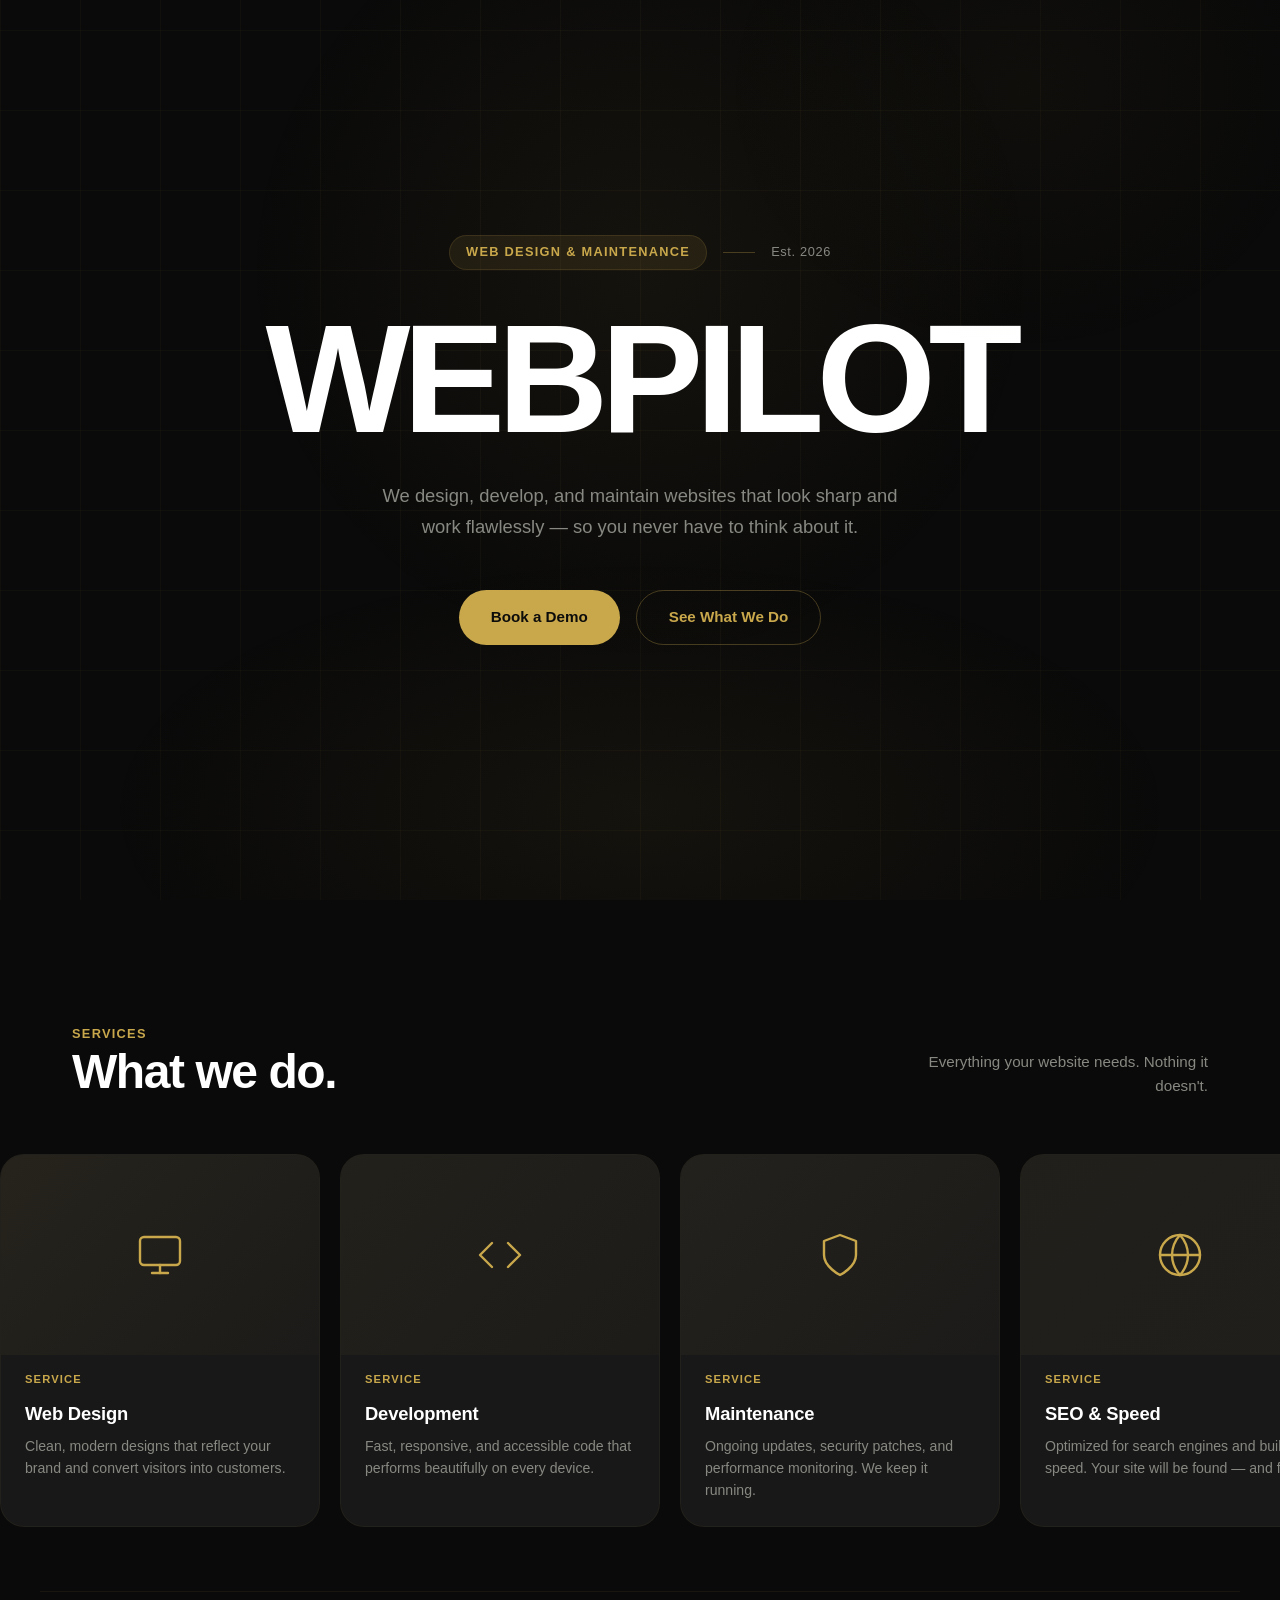
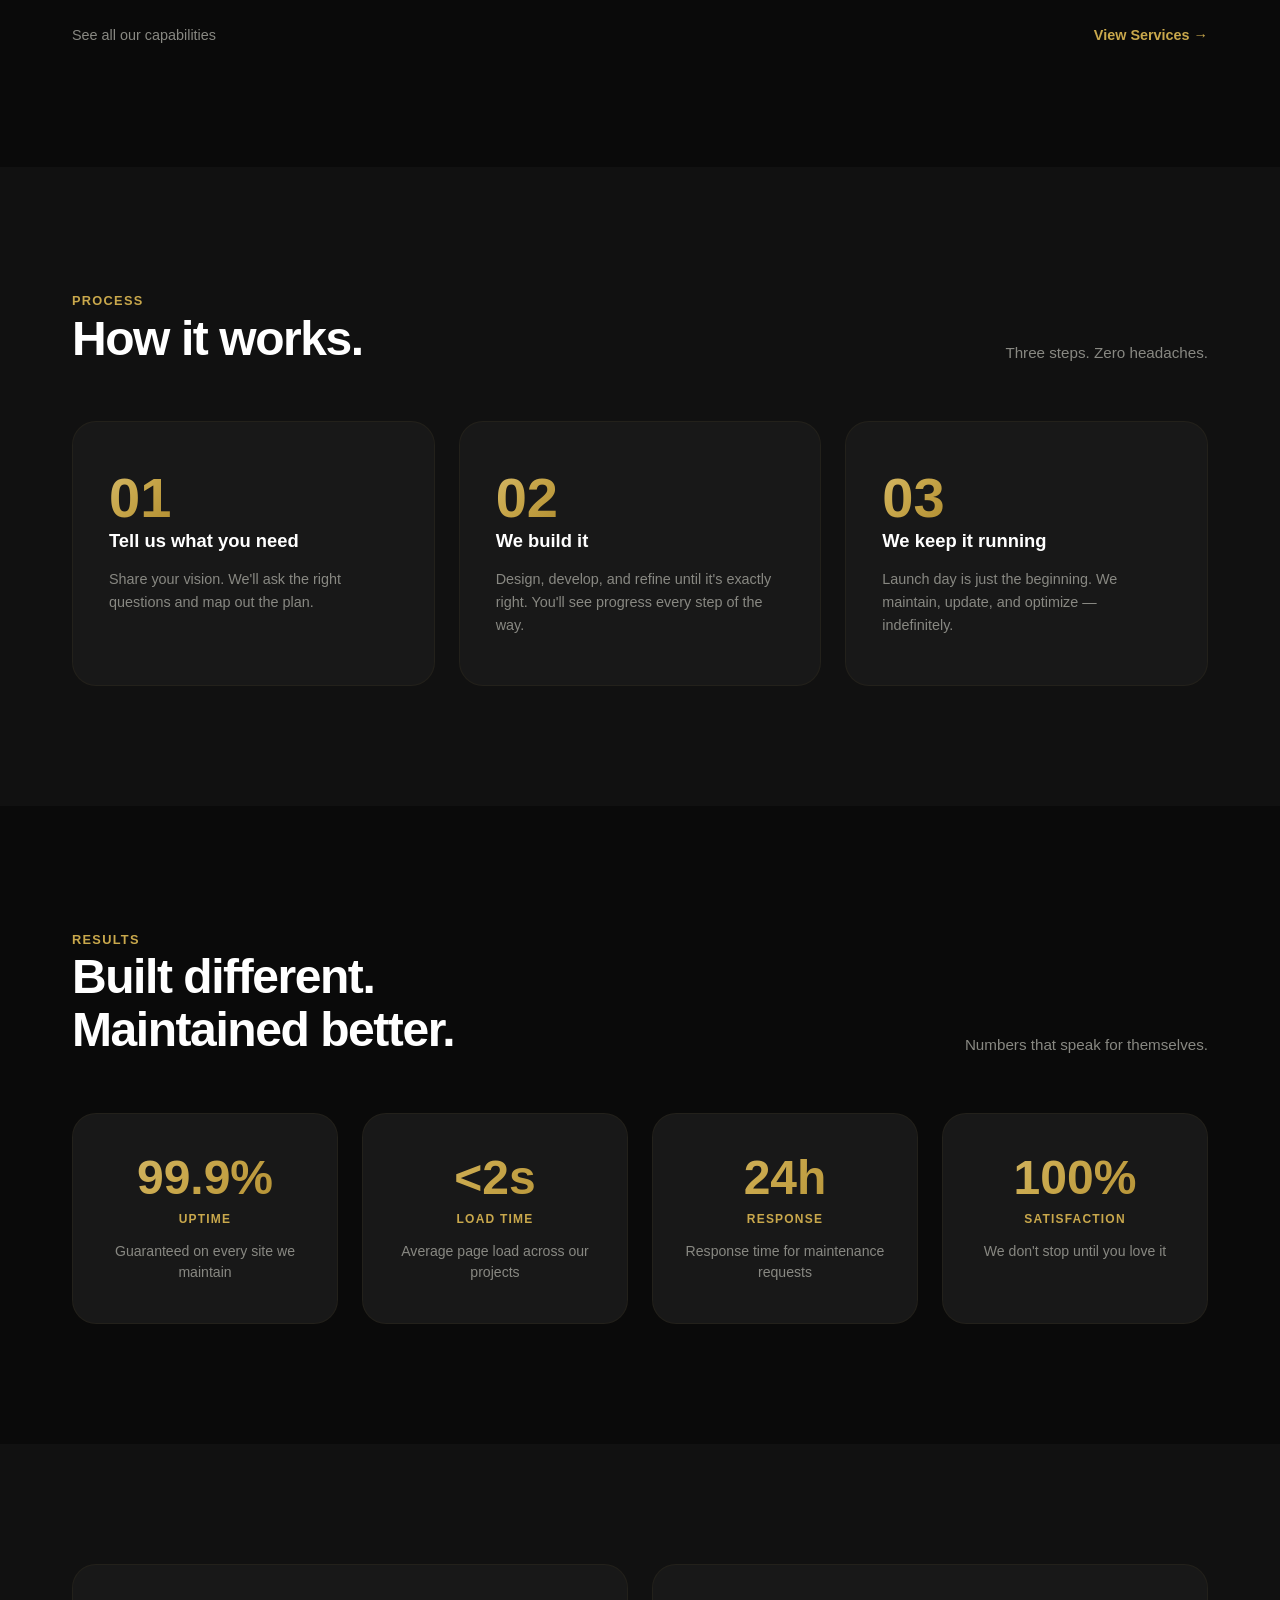
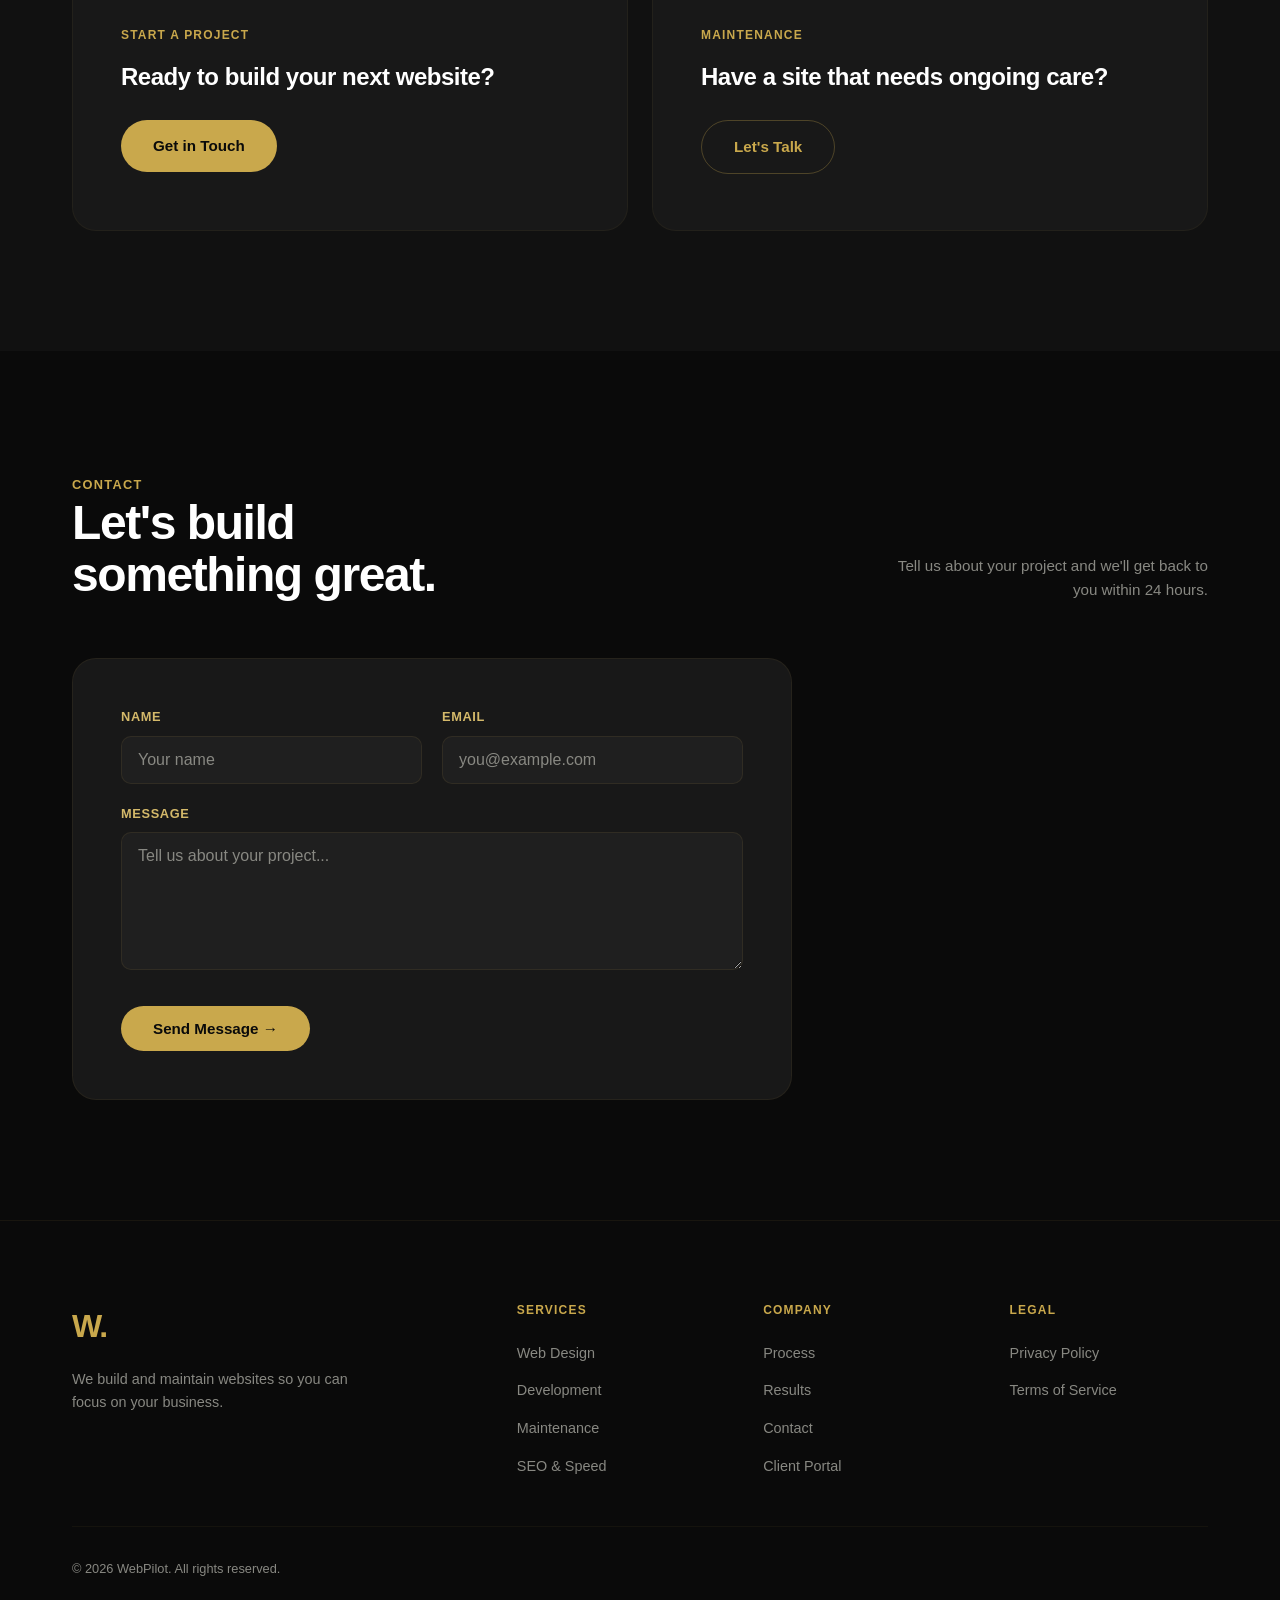
<file: index.html>
<!DOCTYPE html>
<html lang="en">
<head>
  <meta charset="UTF-8">
  <meta name="viewport" content="width=device-width, initial-scale=1.0">
  <title>WebPilot — We Build & Maintain Your Web Presence</title>
  <meta name="description" content="WebPilot builds and maintains stunning websites so you can focus on your business.">
  <link rel="preconnect" href="https://fonts.googleapis.com">
  <link rel="preconnect" href="https://fonts.gstatic.com" crossorigin>
  <link href="https://fonts.googleapis.com/css2?family=Inter:wght@300;400;500;600;700;800;900&display=swap" rel="stylesheet" crossorigin="anonymous">
  <link rel="stylesheet" href="style.css?v=4">

  <!-- SECURITY: Content Security Policy fallback for static hosting (server headers take priority) -->
  <meta http-equiv="Content-Security-Policy" content="default-src 'self'; script-src 'self'; style-src 'self' 'unsafe-inline' https://fonts.googleapis.com; font-src 'self' https://fonts.gstatic.com; img-src 'self' data:; form-action https://formspree.io; frame-ancestors 'none'; base-uri 'self'; connect-src 'self' https://formspree.io; object-src 'none';">
  <!-- SECURITY: Prevent clickjacking -->
  <meta http-equiv="X-Frame-Options" content="DENY">
  <!-- SECURITY: Prevent MIME sniffing -->
  <meta http-equiv="X-Content-Type-Options" content="nosniff">
  <!-- SECURITY: Referrer policy -->
  <meta name="referrer" content="strict-origin-when-cross-origin">
</head>
<body>

  <!-- ══ Animated Grid Background ══ -->
  <div class="grid-bg" aria-hidden="true">
    <div class="grid-bg-lines"></div>
    <div class="grid-bg-glow"></div>
  </div>



  <!-- ══ Hero (Awwwards-style: massive centered text + metadata) ══ -->
  <section class="hero" id="hero">
    <div class="hero-meta reveal">
      <span class="hero-tag">Web Design & Maintenance</span>
      <span class="hero-divider"></span>
      <span class="hero-date">Est. 2026</span>
    </div>
    <h1 class="hero-title reveal">
      WEBPILOT
    </h1>
    <p class="hero-subtitle reveal delay-1">We design, develop, and maintain websites that look sharp and work flawlessly — so you never have to think about it.</p>
    <div class="hero-actions reveal delay-2">
      <a href="#contact" class="btn btn-primary">Book a Demo</a>
      <a href="#services" class="btn btn-ghost">See What We Do</a>
    </div>
    <div class="hero-gradient"></div>
  </section>

  <!-- ══ Services (Horizontal scroll cards like Awwwards nominees) ══ -->
  <section class="section" id="services">
    <div class="container">
      <div class="section-header reveal">
        <div>
          <span class="section-label">Services</span>
          <h2 class="section-title">What we do.</h2>
        </div>
        <p class="section-sub">Everything your website needs. Nothing it doesn't.</p>
      </div>
    </div>
    <div class="scroll-row reveal">
      <div class="card">
        <div class="card-visual card-visual--design">
          <svg width="48" height="48" viewBox="0 0 24 24" fill="none" stroke="currentColor" stroke-width="1.2" stroke-linecap="round" stroke-linejoin="round"><rect x="2" y="3" width="20" height="14" rx="2"/><line x1="8" y1="21" x2="16" y2="21"/><line x1="12" y1="17" x2="12" y2="21"/></svg>
        </div>
        <span class="card-tag">SERVICE</span>
        <h3 class="card-title">Web Design</h3>
        <p class="card-desc">Clean, modern designs that reflect your brand and convert visitors into customers.</p>
      </div>
      <div class="card">
        <div class="card-visual card-visual--dev">
          <svg width="48" height="48" viewBox="0 0 24 24" fill="none" stroke="currentColor" stroke-width="1.2" stroke-linecap="round" stroke-linejoin="round"><polyline points="16 18 22 12 16 6"/><polyline points="8 6 2 12 8 18"/></svg>
        </div>
        <span class="card-tag">SERVICE</span>
        <h3 class="card-title">Development</h3>
        <p class="card-desc">Fast, responsive, and accessible code that performs beautifully on every device.</p>
      </div>
      <div class="card">
        <div class="card-visual card-visual--maintain">
          <svg width="48" height="48" viewBox="0 0 24 24" fill="none" stroke="currentColor" stroke-width="1.2" stroke-linecap="round" stroke-linejoin="round"><path d="M12 22s8-4 8-10V5l-8-3-8 3v7c0 6 8 10 8 10z"/></svg>
        </div>
        <span class="card-tag">SERVICE</span>
        <h3 class="card-title">Maintenance</h3>
        <p class="card-desc">Ongoing updates, security patches, and performance monitoring. We keep it running.</p>
      </div>
      <div class="card">
        <div class="card-visual card-visual--seo">
          <svg width="48" height="48" viewBox="0 0 24 24" fill="none" stroke="currentColor" stroke-width="1.2" stroke-linecap="round" stroke-linejoin="round"><circle cx="12" cy="12" r="10"/><line x1="2" y1="12" x2="22" y2="12"/><path d="M12 2a15.3 15.3 0 0 1 4 10 15.3 15.3 0 0 1-4 10 15.3 15.3 0 0 1-4-10 15.3 15.3 0 0 1 4-10z"/></svg>
        </div>
        <span class="card-tag">SERVICE</span>
        <h3 class="card-title">SEO & Speed</h3>
        <p class="card-desc">Optimized for search engines and built for speed. Your site will be found — and fast.</p>
      </div>
    </div>
    <div class="container section-cta-row reveal">
      <span class="section-cta-text">See all our capabilities</span>
      <a href="#contact" class="section-cta-link">View Services &rarr;</a>
    </div>
  </section>

  <!-- ══ How It Works (Awwwards winners-style grid) ══ -->
  <section class="section section--dark" id="work">
    <div class="container">
      <div class="section-header reveal">
        <div>
          <span class="section-label">Process</span>
          <h2 class="section-title">How it works.</h2>
        </div>
        <p class="section-sub">Three steps. Zero headaches.</p>
      </div>
      <div class="process-grid">
        <div class="process-card reveal">
          <span class="process-num">01</span>
          <h3 class="process-title">Tell us what you need</h3>
          <p class="process-desc">Share your vision. We'll ask the right questions and map out the plan.</p>
        </div>
        <div class="process-card reveal">
          <span class="process-num">02</span>
          <h3 class="process-title">We build it</h3>
          <p class="process-desc">Design, develop, and refine until it's exactly right. You'll see progress every step of the way.</p>
        </div>
        <div class="process-card reveal">
          <span class="process-num">03</span>
          <h3 class="process-title">We keep it running</h3>
          <p class="process-desc">Launch day is just the beginning. We maintain, update, and optimize — indefinitely.</p>
        </div>
      </div>
    </div>
  </section>

  <!-- ══ Results / Why Us (Awwwards stats style) ══ -->
  <section class="section" id="why">
    <div class="container">
      <div class="section-header reveal">
        <div>
          <span class="section-label">Results</span>
          <h2 class="section-title">Built different.<br>Maintained better.</h2>
        </div>
        <p class="section-sub">Numbers that speak for themselves.</p>
      </div>
      <div class="stats-grid">
        <div class="stat-card reveal">
          <div class="stat-number">99.9%</div>
          <div class="stat-label">Uptime</div>
          <p class="stat-desc">Guaranteed on every site we maintain</p>
        </div>
        <div class="stat-card reveal">
          <div class="stat-number">&lt;2s</div>
          <div class="stat-label">Load Time</div>
          <p class="stat-desc">Average page load across our projects</p>
        </div>
        <div class="stat-card reveal">
          <div class="stat-number">24h</div>
          <div class="stat-label">Response</div>
          <p class="stat-desc">Response time for maintenance requests</p>
        </div>
        <div class="stat-card reveal">
          <div class="stat-number">100%</div>
          <div class="stat-label">Satisfaction</div>
          <p class="stat-desc">We don't stop until you love it</p>
        </div>
      </div>
    </div>
  </section>

  <!-- ══ CTA Cards (Awwwards dual-card style) ══ -->
  <section class="section section--dark">
    <div class="container">
      <div class="cta-duo">
        <div class="cta-card reveal">
          <span class="cta-card-label">Start a project</span>
          <h3 class="cta-card-title">Ready to build your next website?</h3>
          <a href="#contact" class="btn btn-primary">Get in Touch</a>
        </div>
        <div class="cta-card reveal">
          <span class="cta-card-label">Maintenance</span>
          <h3 class="cta-card-title">Have a site that needs ongoing care?</h3>
          <a href="#contact" class="btn btn-ghost">Let's Talk</a>
        </div>
      </div>
    </div>
  </section>

  <!-- ══ Contact ══ -->
  <section class="section" id="contact">
    <div class="container">
      <div class="section-header reveal">
        <div>
          <span class="section-label">Contact</span>
          <h2 class="section-title">Let's build<br>something great.</h2>
        </div>
        <p class="section-sub">Tell us about your project and we'll get back to you within 24 hours.</p>
      </div>
      <form class="contact-form reveal" id="contactForm" action="https://formspree.io/f/mpqoyalg" method="POST" novalidate>
        <!-- SECURITY: Honeypot field -->
        <div class="form-group" style="position:absolute;left:-9999px;top:-9999px;" aria-hidden="true">
          <label for="_gotcha">Leave blank</label>
          <input type="text" id="_gotcha" name="_gotcha" tabindex="-1" autocomplete="off">
        </div>
        <div class="form-row">
          <div class="form-group">
            <label for="name">Name</label>
            <input type="text" id="name" name="name" required placeholder="Your name" autocomplete="name" maxlength="100">
          </div>
          <div class="form-group">
            <label for="email">Email</label>
            <input type="email" id="email" name="email" required placeholder="you@example.com" autocomplete="email" maxlength="254">
          </div>
        </div>
        <div class="form-group">
          <label for="message">Message</label>
          <textarea id="message" name="message" rows="6" required placeholder="Tell us about your project..." maxlength="5000"></textarea>
        </div>
        <div id="formFeedback" class="form-feedback" role="alert" aria-live="polite"></div>
        <button type="submit" id="submitBtn" class="btn btn-primary btn-submit">Send Message &rarr;</button>
      </form>
    </div>
  </section>

  <!-- ══ Footer (Awwwards multi-column style) ══ -->
  <footer class="footer">
    <div class="container">
      <div class="footer-grid">
        <div class="footer-brand">
          <a href="#" class="logo footer-logo">W.</a>
          <p class="footer-tagline">We build and maintain websites so you can focus on your business.</p>
        </div>
        <div class="footer-col">
          <h4>Services</h4>
          <ul>
            <li><a href="#services">Web Design</a></li>
            <li><a href="#services">Development</a></li>
            <li><a href="#services">Maintenance</a></li>
            <li><a href="#services">SEO & Speed</a></li>
          </ul>
        </div>
        <div class="footer-col">
          <h4>Company</h4>
          <ul>
            <li><a href="#work">Process</a></li>
            <li><a href="#why">Results</a></li>
            <li><a href="#contact">Contact</a></li>
            <li><a href="status.html">Client Portal</a></li>
          </ul>
        </div>
        <div class="footer-col">
          <h4>Legal</h4>
          <ul>
            <li><a href="#">Privacy Policy</a></li>
            <li><a href="#">Terms of Service</a></li>
          </ul>
        </div>
      </div>
      <div class="footer-bottom">
        <p>&copy; 2026 WebPilot. All rights reserved.</p>
      </div>
    </div>
  </footer>

  <!-- ══ Sticky Bottom Bar (Awwwards-style floating nav) ══ -->
  <div class="bottom-bar" id="bottomBar">
    <a href="#" class="bottom-bar-logo">W.</a>
    <a href="#services" class="bottom-pill">Services</a>
    <a href="#work" class="bottom-pill">Process</a>
    <a href="#why" class="bottom-pill">Results</a>
    <a href="#contact" class="bottom-pill bottom-pill--active">Contact</a>
    <a href="status.html" class="bottom-pill">Client Portal</a>
  </div>

  <script src="script.js?v=4"></script>
</body>
</html>
</file>
<file: style.css>
/* ══════════════════════════════════════════
   WebPilot — Awwwards-Inspired Layout
   Gold & Black Theme
   ══════════════════════════════════════════ */

*, *::before, *::after { margin: 0; padding: 0; box-sizing: border-box; }

:root {
  --white: #ffffff;
  --off-white: #f5f5f0;
  --black: #0a0a0a;
  --black-light: #111111;
  --black-card: #181818;
  --gray-300: #d1d1cc;
  --gray-400: #888882;
  --gray-600: #a0a09a;
  --gold: #c9a84c;
  --gold-light: #d4b96a;
  --gold-dark: #b08d30;
  --gradient: linear-gradient(135deg, #d4b96a 0%, #c9a84c 40%, #b08d30 100%);
  --radius: 16px;
  --radius-sm: 10px;
  --radius-lg: 24px;
}

html { scroll-behavior: smooth; -webkit-font-smoothing: antialiased; }

body {
  font-family: 'Inter', -apple-system, BlinkMacSystemFont, sans-serif;
  color: var(--white);
  background: var(--black);
  line-height: 1.6;
  overflow-x: hidden;
}

a { color: inherit; text-decoration: none; }
ul { list-style: none; }

/* ══ Animated Grid Background ══ */
.grid-bg {
  position: fixed;
  inset: 0;
  z-index: 0;
  pointer-events: none;
  overflow: hidden;
}

.grid-bg-lines {
  position: absolute;
  inset: -50%;
  width: 200%;
  height: 200%;
  background-image:
    linear-gradient(rgba(201, 168, 76, 0.04) 1px, transparent 1px),
    linear-gradient(90deg, rgba(201, 168, 76, 0.04) 1px, transparent 1px);
  background-size: 80px 80px;
  animation: gridMove 25s linear infinite;
}

.grid-bg-glow {
  position: absolute;
  top: 30%;
  left: 50%;
  width: 800px;
  height: 800px;
  transform: translate(-50%, -50%);
  background: radial-gradient(circle, rgba(201, 168, 76, 0.06) 0%, transparent 70%);
  animation: gridPulse 8s ease-in-out infinite;
}

@keyframes gridMove {
  0% { transform: translate(0, 0); }
  100% { transform: translate(80px, 80px); }
}

@keyframes gridPulse {
  0%, 100% { opacity: 0.4; transform: translate(-50%, -50%) scale(1); }
  50% { opacity: 1; transform: translate(-50%, -50%) scale(1.15); }
}

/* Ensure all content sits above the grid */
.nav, .mobile-menu, .hero, .section, .footer, .bottom-bar {
  position: relative;
  z-index: 1;
}

.container {
  max-width: 1200px;
  margin: 0 auto;
  padding: 0 32px;
}

/* ══ Top Nav ══ */
.nav {
  position: fixed; top: 0; left: 0; right: 0; z-index: 1000;
  background: rgba(10, 10, 10, 0.82);
  backdrop-filter: saturate(180%) blur(20px);
  -webkit-backdrop-filter: saturate(180%) blur(20px);
  border-bottom: 1px solid rgba(201, 168, 76, 0.06);
  transition: background 0.3s;
}

.nav-inner {
  max-width: 1200px; margin: 0 auto; padding: 0 32px;
  display: flex; align-items: center; justify-content: space-between; height: 60px;
}

.logo {
  font-size: 1.6rem; font-weight: 900; letter-spacing: -0.04em;
  color: var(--gold);
}

.nav-links {
  display: flex; gap: 32px; align-items: center;
  position: absolute; left: 50%; transform: translateX(-50%);
}

.nav-links a {
  font-size: 0.85rem; font-weight: 500; color: var(--gray-400);
  transition: color 0.2s; letter-spacing: 0.01em;
}

.nav-links a:hover { color: var(--white); }

.nav-right { display: flex; align-items: center; gap: 16px; }

.nav-cta {
  background: var(--gold); color: var(--black) !important;
  padding: 8px 22px; border-radius: 980px; font-size: 0.85rem;
  font-weight: 600; transition: opacity 0.2s;
}

.nav-cta:hover { opacity: 0.88; }

.menu-toggle {
  display: none; flex-direction: column; gap: 5px;
  background: none; border: none; cursor: pointer; padding: 4px;
}

.menu-toggle span {
  display: block; width: 22px; height: 1.5px;
  background: var(--gold); border-radius: 2px;
  transition: transform 0.3s, opacity 0.3s;
}

.menu-toggle.active span:nth-child(1) { transform: translateY(6.5px) rotate(45deg); }
.menu-toggle.active span:nth-child(2) { opacity: 0; }
.menu-toggle.active span:nth-child(3) { transform: translateY(-6.5px) rotate(-45deg); }

.mobile-menu {
  display: none; position: fixed; top: 60px; left: 0; right: 0;
  background: rgba(10, 10, 10, 0.97); backdrop-filter: blur(20px);
  -webkit-backdrop-filter: blur(20px); z-index: 999; padding: 32px;
  transform: translateY(-10px); opacity: 0; pointer-events: none;
  transition: transform 0.3s, opacity 0.3s;
}

.mobile-menu.open { transform: translateY(0); opacity: 1; pointer-events: auto; }
.mobile-menu li + li { margin-top: 24px; }
.mobile-menu a { font-size: 1.5rem; font-weight: 700; color: var(--white); }

/* ══ Hero ══ */
.hero {
  position: relative;
  min-height: 100vh;
  display: flex;
  flex-direction: column;
  align-items: center;
  justify-content: center;
  text-align: center;
  padding: 80px 32px 100px;
  overflow: hidden;
}

.hero-meta {
  display: flex; align-items: center; justify-content: center; gap: 16px;
  margin-bottom: 40px;
}

.hero-tag {
  font-size: 0.8rem; font-weight: 600; text-transform: uppercase;
  letter-spacing: 0.1em; color: var(--gold);
  background: rgba(201, 168, 76, 0.1); padding: 6px 16px;
  border-radius: 980px; border: 1px solid rgba(201, 168, 76, 0.15);
}

.hero-divider {
  width: 32px; height: 1px; background: rgba(201, 168, 76, 0.3);
}

.hero-date {
  font-size: 0.8rem; font-weight: 500; color: var(--gray-400);
  letter-spacing: 0.05em;
}

.hero-title {
  display: block;
  font-size: clamp(4rem, 12vw, 11rem);
  font-weight: 900; letter-spacing: -0.05em;
  line-height: 0.9; margin-bottom: 32px;
  color: var(--white);
  text-transform: uppercase;
}

.hero-subtitle {
  display: block;
  font-size: clamp(1rem, 1.8vw, 1.15rem);
  color: var(--gray-400); max-width: 520px;
  margin: 0 auto 48px; line-height: 1.7; font-weight: 400;
}

.hero-actions { display: flex; gap: 16px; justify-content: center; flex-wrap: wrap; }

.hero-gradient {
  position: absolute; inset: 0; pointer-events: none;
  background:
    radial-gradient(ellipse 60% 40% at 50% 90%, rgba(201, 168, 76, 0.06) 0%, transparent 70%),
    radial-gradient(ellipse 40% 50% at 80% 10%, rgba(201, 168, 76, 0.03) 0%, transparent 60%);
}

/* ══ Buttons ══ */
.btn {
  display: inline-flex; align-items: center; justify-content: center;
  padding: 14px 32px; border-radius: 980px; font-size: 0.95rem;
  font-weight: 600; cursor: pointer; border: none;
  transition: transform 0.2s, opacity 0.2s, box-shadow 0.2s;
}

.btn {
  transition: transform 0.25s cubic-bezier(.25,.46,.45,.94), opacity 0.2s, box-shadow 0.2s;
}

.btn:active { transform: scale(0.95); }

.btn-primary { background: var(--gold); color: var(--black); }
.btn-primary:hover { box-shadow: 0 8px 30px rgba(201, 168, 76, 0.25); }

.btn-ghost {
  background: transparent; color: var(--gold);
  border: 1.5px solid rgba(201, 168, 76, 0.3);
}

.btn-ghost:hover { border-color: var(--gold); }

/* ══ Section Layout ══ */
.section { padding: 120px 0; }
.section--dark { background: var(--black-light); }

.section-header {
  display: flex; justify-content: space-between; align-items: flex-end;
  margin-bottom: 56px; gap: 40px;
}

.section-label {
  font-size: 0.8rem; font-weight: 600; text-transform: uppercase;
  letter-spacing: 0.1em; color: var(--gold); margin-bottom: 8px;
}

.section-title {
  font-size: clamp(2rem, 4vw, 3rem); font-weight: 800;
  letter-spacing: -0.03em; line-height: 1.1; color: var(--white);
}

.section-sub {
  font-size: 0.95rem; color: var(--gray-400); max-width: 320px;
  text-align: right; line-height: 1.6;
}

/* ══ Horizontal Scroll Card Row (Awwwards nominees style) ══ */
.scroll-row {
  display: flex; gap: 20px; overflow-x: auto;
  padding: 0 32px 24px; scroll-snap-type: x mandatory;
  -ms-overflow-style: none; scrollbar-width: none;
}

.scroll-row::-webkit-scrollbar { display: none; }

.card {
  flex: 0 0 320px; background: var(--black-card);
  border: 1px solid rgba(201, 168, 76, 0.06);
  border-radius: var(--radius-lg); padding: 0;
  scroll-snap-align: start;
  transition: transform 0.35s cubic-bezier(.25,.46,.45,.94), border-color 0.35s;
  overflow: hidden;
}

.card:hover {
  transform: translateY(-6px);
  border-color: rgba(201, 168, 76, 0.2);
}

.card-visual {
  height: 200px; display: flex; align-items: center; justify-content: center;
  color: var(--gold);
}

.card-visual--design { background: linear-gradient(135deg, rgba(201,168,76,0.08), rgba(201,168,76,0.02)); }
.card-visual--dev { background: linear-gradient(135deg, rgba(201,168,76,0.06), rgba(176,141,48,0.03)); }
.card-visual--maintain { background: linear-gradient(135deg, rgba(212,185,106,0.06), rgba(201,168,76,0.02)); }
.card-visual--seo { background: linear-gradient(135deg, rgba(201,168,76,0.05), rgba(212,185,106,0.04)); }

.card-tag {
  display: inline-block; font-size: 0.7rem; font-weight: 600;
  text-transform: uppercase; letter-spacing: 0.1em; color: var(--gold);
  padding: 16px 24px 0;
}

.card-title {
  font-size: 1.15rem; font-weight: 700; color: var(--white);
  padding: 8px 24px 0; letter-spacing: -0.01em;
}

.card-desc {
  font-size: 0.88rem; color: var(--gray-400); line-height: 1.55;
  padding: 8px 24px 24px;
}

/* Section CTA row */
.section-cta-row {
  display: flex; justify-content: space-between; align-items: center;
  margin-top: 40px; padding-top: 32px;
  border-top: 1px solid rgba(201, 168, 76, 0.08);
}

.section-cta-text { font-size: 0.9rem; color: var(--gray-400); }

.section-cta-link {
  font-size: 0.9rem; font-weight: 600; color: var(--gold);
  transition: opacity 0.2s;
}

.section-cta-link:hover { opacity: 0.75; }

/* ══ Process Grid ══ */
.process-grid {
  display: grid; grid-template-columns: repeat(3, 1fr); gap: 24px;
}

.process-card {
  background: var(--black-card); border: 1px solid rgba(201, 168, 76, 0.06);
  border-radius: var(--radius-lg); padding: 48px 36px;
  transition: transform 0.35s, border-color 0.35s;
}

.process-card:hover {
  transform: translateY(-4px);
  border-color: rgba(201, 168, 76, 0.2);
}

.process-num {
  font-size: 3.5rem; font-weight: 900; line-height: 1;
  background: var(--gradient);
  -webkit-background-clip: text; -webkit-text-fill-color: transparent;
  background-clip: text; margin-bottom: 24px;
}

.process-title {
  font-size: 1.15rem; font-weight: 700; color: var(--white);
  margin-bottom: 12px;
}

.process-desc {
  font-size: 0.9rem; color: var(--gray-400); line-height: 1.6;
}

/* ══ Stats Grid ══ */
.stats-grid {
  display: grid; grid-template-columns: repeat(4, 1fr); gap: 24px;
}

.stat-card {
  background: var(--black-card); border: 1px solid rgba(201, 168, 76, 0.06);
  border-radius: var(--radius-lg); padding: 40px 32px; text-align: center;
  transition: transform 0.35s, border-color 0.35s;
}

.stat-card:hover {
  transform: translateY(-4px);
  border-color: rgba(201, 168, 76, 0.2);
}

.stat-number {
  font-size: 3rem; font-weight: 900; line-height: 1;
  background: var(--gradient);
  -webkit-background-clip: text; -webkit-text-fill-color: transparent;
  background-clip: text; margin-bottom: 8px;
}

.stat-label {
  font-size: 0.75rem; font-weight: 600; text-transform: uppercase;
  letter-spacing: 0.1em; color: var(--gold); margin-bottom: 12px;
}

.stat-desc {
  font-size: 0.88rem; color: var(--gray-400); line-height: 1.5;
}

/* ══ CTA Duo Cards ══ */
.cta-duo { display: grid; grid-template-columns: 1fr 1fr; gap: 24px; }

.cta-card {
  background: var(--black-card); border: 1px solid rgba(201, 168, 76, 0.06);
  border-radius: var(--radius-lg); padding: 56px 48px;
  transition: transform 0.35s, border-color 0.35s;
}

.cta-card:hover {
  transform: translateY(-4px);
  border-color: rgba(201, 168, 76, 0.15);
}

.cta-card-label {
  display: inline-block; font-size: 0.75rem; font-weight: 600;
  text-transform: uppercase; letter-spacing: 0.1em; color: var(--gold);
  margin-bottom: 16px;
}

.cta-card-title {
  font-size: 1.5rem; font-weight: 700; color: var(--white);
  margin-bottom: 28px; line-height: 1.25; letter-spacing: -0.02em;
}

/* ══ Contact Form ══ */
.contact-form {
  max-width: 720px; background: var(--black-card);
  border: 1px solid rgba(201, 168, 76, 0.08);
  border-radius: var(--radius-lg); padding: 48px;
}

.form-row { display: grid; grid-template-columns: 1fr 1fr; gap: 20px; }

.form-group { margin-bottom: 20px; }

.form-group label {
  display: block; font-size: 0.8rem; font-weight: 600;
  margin-bottom: 8px; color: var(--gold-light);
  text-transform: uppercase; letter-spacing: 0.05em;
}

.form-group input,
.form-group textarea {
  width: 100%; padding: 14px 16px; font-size: 1rem;
  font-family: inherit; border: 1.5px solid rgba(201, 168, 76, 0.1);
  border-radius: var(--radius-sm); background: rgba(255, 255, 255, 0.03);
  color: var(--white); outline: none;
  transition: border-color 0.2s, box-shadow 0.2s; resize: vertical;
}

.form-group input::placeholder,
.form-group textarea::placeholder { color: var(--gray-400); }

.form-group input:focus,
.form-group textarea:focus {
  border-color: var(--gold);
  box-shadow: 0 0 0 3px rgba(201, 168, 76, 0.1);
}

.btn-submit { margin-top: 8px; }

/* Form Feedback */
.form-feedback {
  min-height: 0; margin-bottom: 12px; font-size: 0.9rem;
  border-radius: var(--radius-sm); padding: 0; transition: all 0.3s;
}

.form-feedback:not(:empty) { padding: 12px 16px; min-height: 44px; }

.form-feedback--error {
  background: rgba(220, 53, 69, 0.12); color: #f87171;
  border: 1px solid rgba(220, 53, 69, 0.2);
}

.form-feedback--success {
  background: rgba(34, 197, 94, 0.12); color: #4ade80;
  border: 1px solid rgba(34, 197, 94, 0.2);
}

/* ══ Footer (Awwwards multi-column) ══ */
.footer {
  padding: 80px 0 40px;
  border-top: 1px solid rgba(201, 168, 76, 0.08);
}

.footer-grid {
  display: grid; grid-template-columns: 2fr 1fr 1fr 1fr; gap: 48px;
  margin-bottom: 48px;
}

.footer-logo { font-size: 2rem; display: inline-block; margin-bottom: 16px; }

.footer-tagline {
  font-size: 0.9rem; color: var(--gray-400); max-width: 280px; line-height: 1.6;
}

.footer-col h4 {
  font-size: 0.75rem; font-weight: 600; text-transform: uppercase;
  letter-spacing: 0.1em; color: var(--gold); margin-bottom: 20px;
}

.footer-col li + li { margin-top: 12px; }

.footer-col a {
  font-size: 0.9rem; color: var(--gray-400); transition: color 0.2s;
}

.footer-col a:hover { color: var(--white); }

.footer-bottom {
  padding-top: 32px; border-top: 1px solid rgba(201, 168, 76, 0.06);
}

.footer-bottom p { font-size: 0.8rem; color: var(--gray-400); }

/* ══ Sticky Bottom Bar (Awwwards floating nav) ══ */
.bottom-bar {
  position: fixed; bottom: 24px; left: 50%; transform: translateX(-50%);
  display: flex; align-items: center; gap: 6px; z-index: 900;
  background: rgba(20, 20, 20, 0.9); backdrop-filter: blur(16px);
  -webkit-backdrop-filter: blur(16px); padding: 8px 12px;
  border-radius: 980px; border: 1px solid rgba(201, 168, 76, 0.1);
  opacity: 0; transform: translateX(-50%) translateY(20px);
  transition: opacity 0.4s, transform 0.4s;
  pointer-events: none;
}

.bottom-bar.visible {
  opacity: 1; transform: translateX(-50%) translateY(0);
  pointer-events: auto;
}

.bottom-bar-logo {
  font-size: 1.1rem; font-weight: 900; color: var(--gold);
  padding: 8px 14px;
}

.bottom-pill {
  font-size: 0.8rem; font-weight: 500; color: var(--gray-400);
  padding: 8px 16px; border-radius: 980px; transition: all 0.2s;
}

.bottom-pill:hover { color: var(--white); background: rgba(255,255,255,0.06); }

.bottom-pill--active {
  background: var(--gold); color: var(--black); font-weight: 600;
}

.bottom-pill--active:hover { background: var(--gold-light); color: var(--black); }

/* ══ Reveal Animations ══ */
.reveal {
  opacity: 0; transform: translateY(30px);
  transition: opacity 0.8s cubic-bezier(.16,1,.3,1), transform 0.8s cubic-bezier(.16,1,.3,1);
}

.reveal.visible { opacity: 1; transform: translateY(0); }

.delay-1 { transition-delay: 0.15s; }
.delay-2 { transition-delay: 0.3s; }

/* ══ Responsive ══ */
@media (max-width: 1024px) {
  .stats-grid { grid-template-columns: repeat(2, 1fr); }
  .footer-grid { grid-template-columns: 1fr 1fr; gap: 40px; }
}

@media (max-width: 768px) {
  .nav-links { display: none; }
  .nav-right { display: none; }
  .menu-toggle { display: flex; }
  .mobile-menu { display: block; }

  .hero-title { font-size: clamp(3rem, 14vw, 5rem); }

  .section-header { flex-direction: column; align-items: flex-start; gap: 16px; }
  .section-sub { text-align: left; max-width: 100%; }

  .process-grid { grid-template-columns: 1fr; }
  .stats-grid { grid-template-columns: 1fr 1fr; }
  .cta-duo { grid-template-columns: 1fr; }

  .form-row { grid-template-columns: 1fr; }
  .contact-form { padding: 32px; }

  .footer-grid { grid-template-columns: 1fr; gap: 32px; }

  .bottom-bar { bottom: 16px; }
  .bottom-pill { padding: 6px 12px; font-size: 0.75rem; }
}

@media (max-width: 480px) {
  .container { padding: 0 20px; }
  .scroll-row { padding: 0 20px 24px; }
  .card { flex: 0 0 280px; }
  .hero { padding: 120px 20px 80px; }
  .stats-grid { grid-template-columns: 1fr; }
  .cta-card { padding: 36px 28px; }
}
</file>
